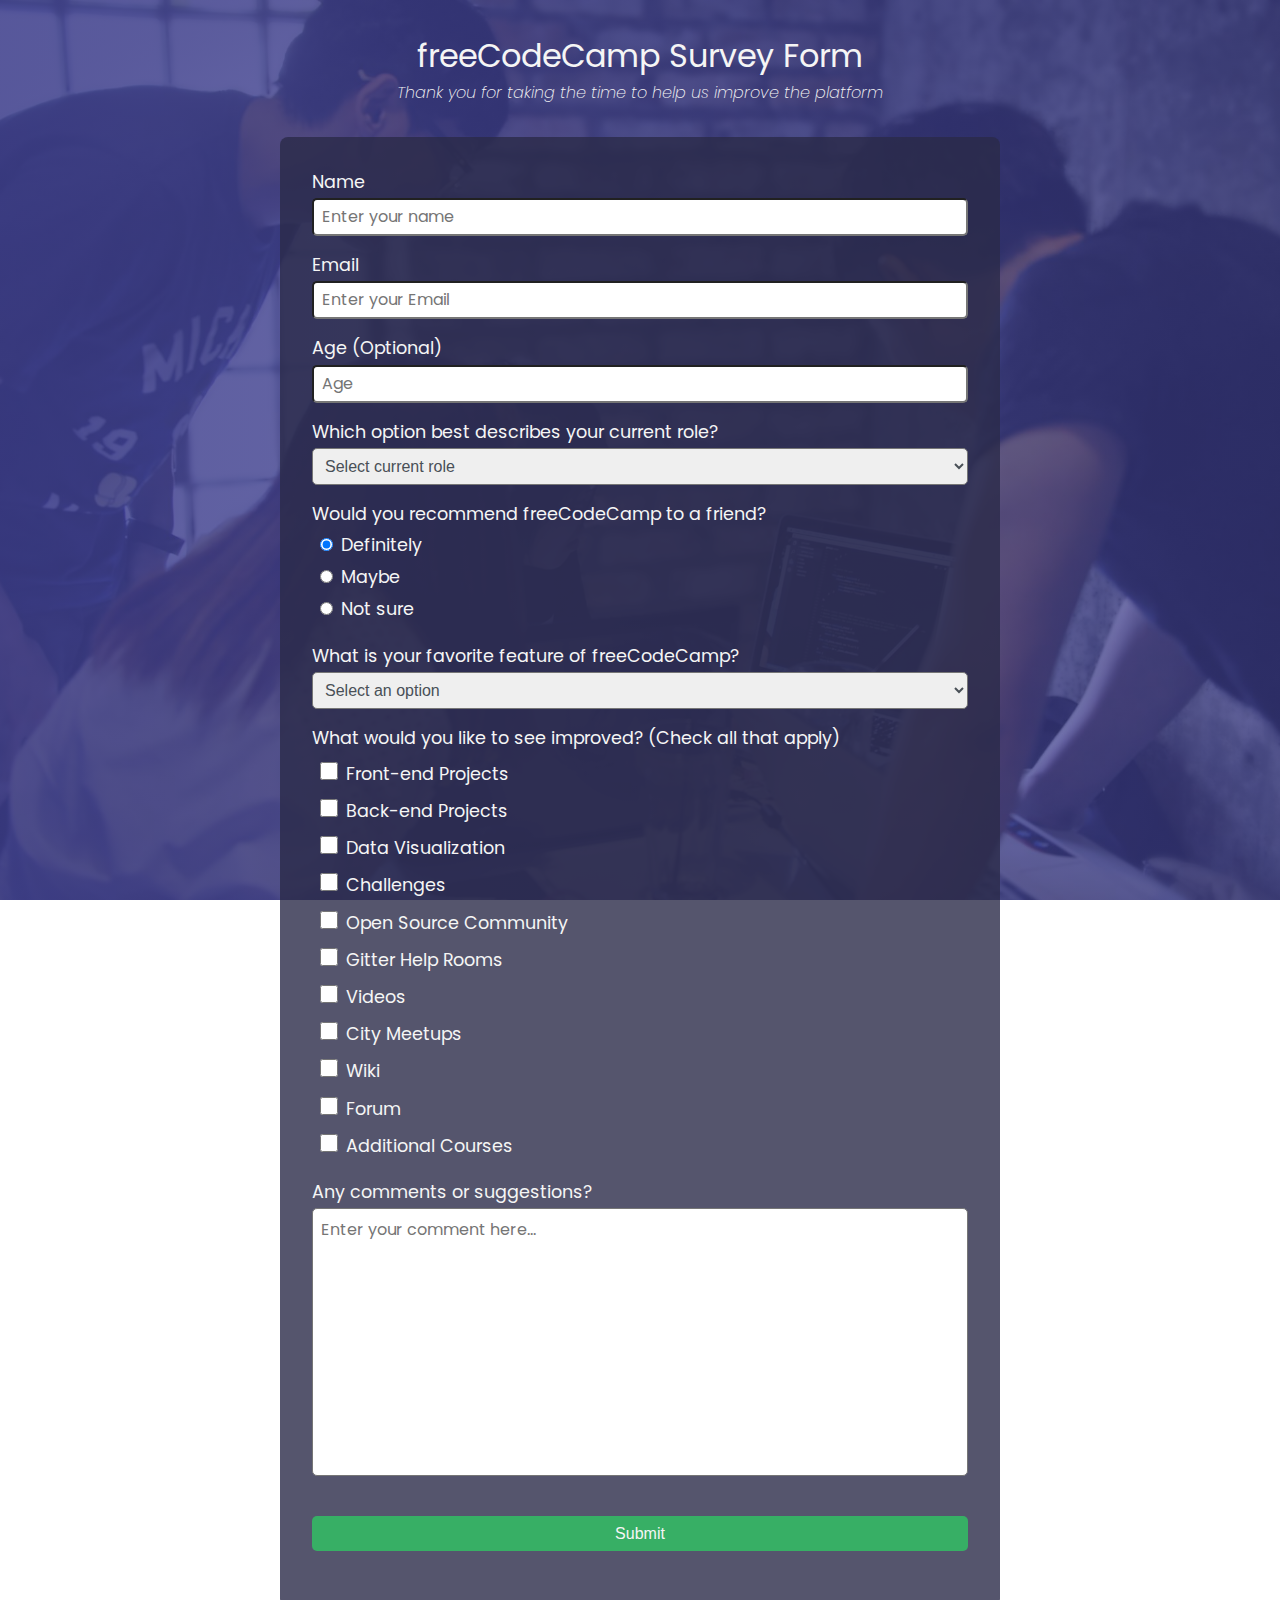
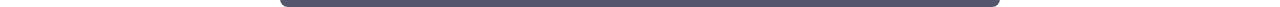
<file: Web Development/HTML & CSS/index.html>
<!DOCTYPE html>
<html lang="en">
<head>
    <meta charset="UTF-8">
    <meta name="viewport" content="width=device-width, initial-scale=1.0">
    <meta name="author" content="MAM">
    <link rel="stylesheet" href="design.css">
    <title>Survey Form Clone</title>
</head>
<body>
    <main>
        <div class="container">
            <header>
                <h1>freeCodeCamp Survey Form</h1>
                <p><i>Thank you for taking the time to help us improve the platform</i></p>
            </header>
            <form action="https://httpbin.org/post">
                <div class="name">
                    <label for="name">Name</label>
                    <input type="text" name="name" id="name" placeholder="Enter your name" required>
                </div>
                <div class="email">
                    <label for="email">Email</label>
                    <input type="email" name="email" id="email" placeholder="Enter your Email" required>
                </div>
                <div class="age">
                    <label for="age">Age (Optional)</label>
                    <input type="number" min="10" max="90" placeholder="Age">
                </div>
                <div class="role">
                    <label for="role">Which option best describes your current role?</label>
                    <select name="role" id="role">
                        <option value="" disabled selected>Select current role</option>
                        <option value="student">Student</option>
                        <option value="full_time_job">Full Time Job</option>
                        <option value="full_time_learner">Full Time Learner</option>
                        <option value="prefer_not_to_say">Prefer Not to Say</option>
                        <option value="other">Other</option>
                    </select>
                </div>
                <div class="recommendation">
                    <p>Would you recommend freeCodeCamp to a friend?</p>
                    <label><input type="radio" name="recommendation" value="definitely" checked>Definitely</label>
                    <label ><input type="radio" name="recommendation" value="maybe">Maybe</label>
                    <label><input type="radio" name="recommendation" value="not_sure">Not sure</label>
                </div>
                <div class="fav_feature">
                    <label for="fav_feature">What is your favorite feature of freeCodeCamp?</label>
                    <select name="fav_feature" id="fav_feature">
                        <option value="" selected disabled>Select an option</option>
                        <option value="challenges">Challenges</option>
                        <option value="projects">Projects</option>
                        <option value="community">Community</option>
                        <option value="open_source">Open Source</option>
                    </select>
                </div>
                <div class="improvement">
                    <p>What would you like to see improved? (Check all that apply)</p>
                        <label><input type="checkbox" name="improvement" value="front_end">Front-end Projects</label>
                        <label><input type="checkbox" name="improvement" value="back_end">Back-end Projects</label>
                        <label><input type="checkbox" name="improvement" value="data_visualization">Data Visualization</label>
                        <label><input type="checkbox" name="improvement" value="challenges">Challenges</label>
                        <label><input type="checkbox" name="improvement" value="open_source_community">Open Source Community</label>
                        <label><input type="checkbox" name="improvement" value="gitter_help_rooms">Gitter Help Rooms</label>
                        <label><input type="checkbox" name="improvement" value="videos">Videos</label>
                        <label><input type="checkbox" name="improvement" value="city_meetups">City Meetups</label>
                        <label><input type="checkbox" name="improvement" value="wiki">Wiki</label>
                        <label><input type="checkbox" name="improvement" value="forum">Forum</label>
                        <label><input type="checkbox" name="improvement" value="additional_courses">Additional Courses</label>
                </div>
                <div class="comments">
                    <label for="comments">Any comments or suggestions?</label>
                    <textarea name="comments" id="comments" cols="30" rows="10" placeholder="Enter your comment here..."></textarea>
                </div>
                <div class="submit">
                    <button type="submit">Submit</button>
                </div>
            </form>
        </div>
    </main>
</body>
</html>
</file>
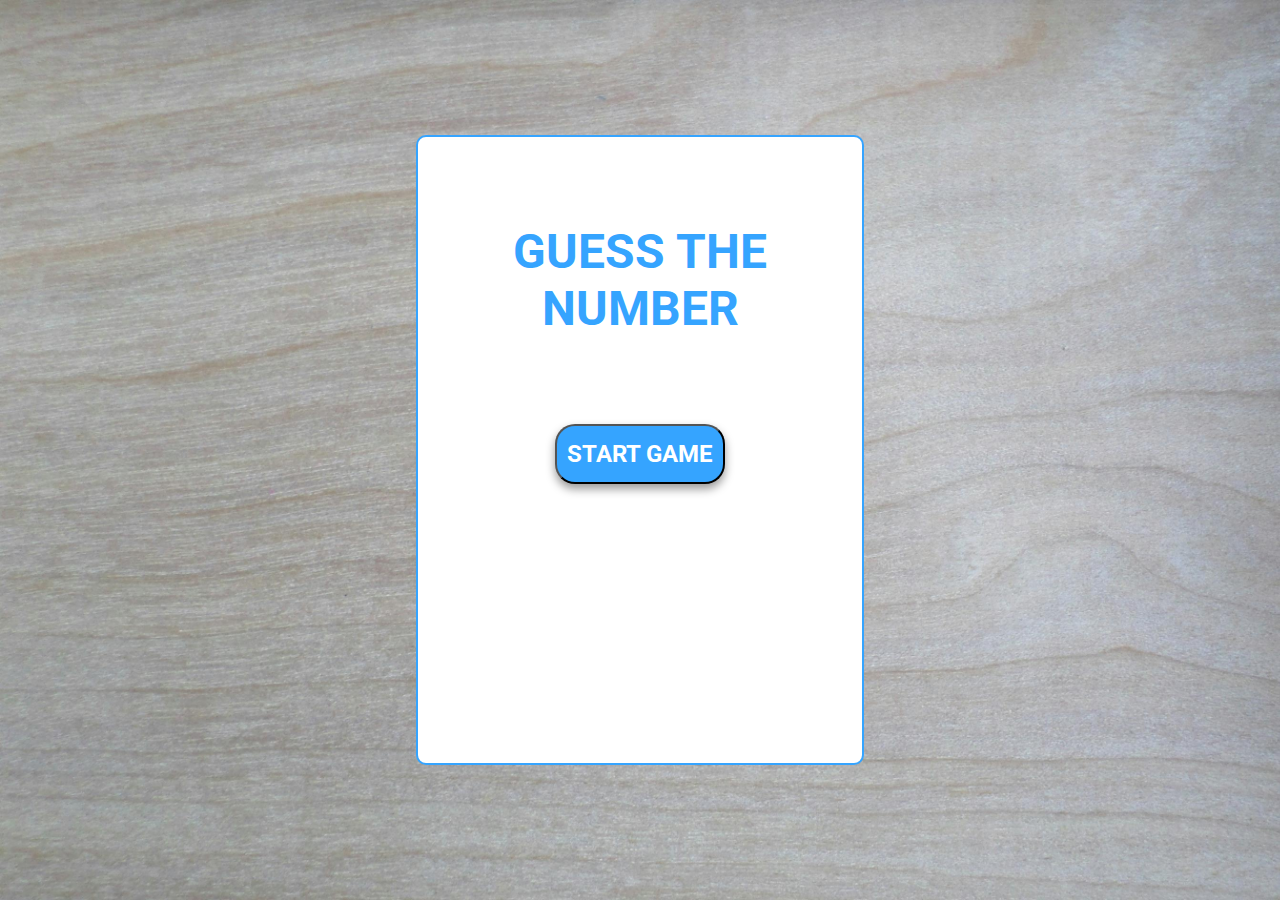
<file: Web Development/HTML & CSS & JavaScript/Guess the number - Non Responsive/index.html>
<!DOCTYPE html>
<html lang="en">
<head>
    <meta charset="UTF-8">
    <meta name="viewport" content="width=device-width, initial-scale=1.0">
    <link rel="icon" href="speech-bubble.png">
    <link rel="stylesheet" href="style.css">
    <title>Guess the number</title>
</head>
<body>
    <section class="container">
        <h1 id="h1">GUESS THE<br>NUMBER</h1>
        <button class="status start" id="start">START GAME</button>
        <div class="hint" id="hint">NULL</div>
        <div class="success failed" id="result"></div>
        <button class="restart" id="restart">RESTART</button>
        <div class="note" id="note"></div>
        <div class="input"></div>
    </section>
    <script src="main.js"></script>
</body>
</html>
</file>
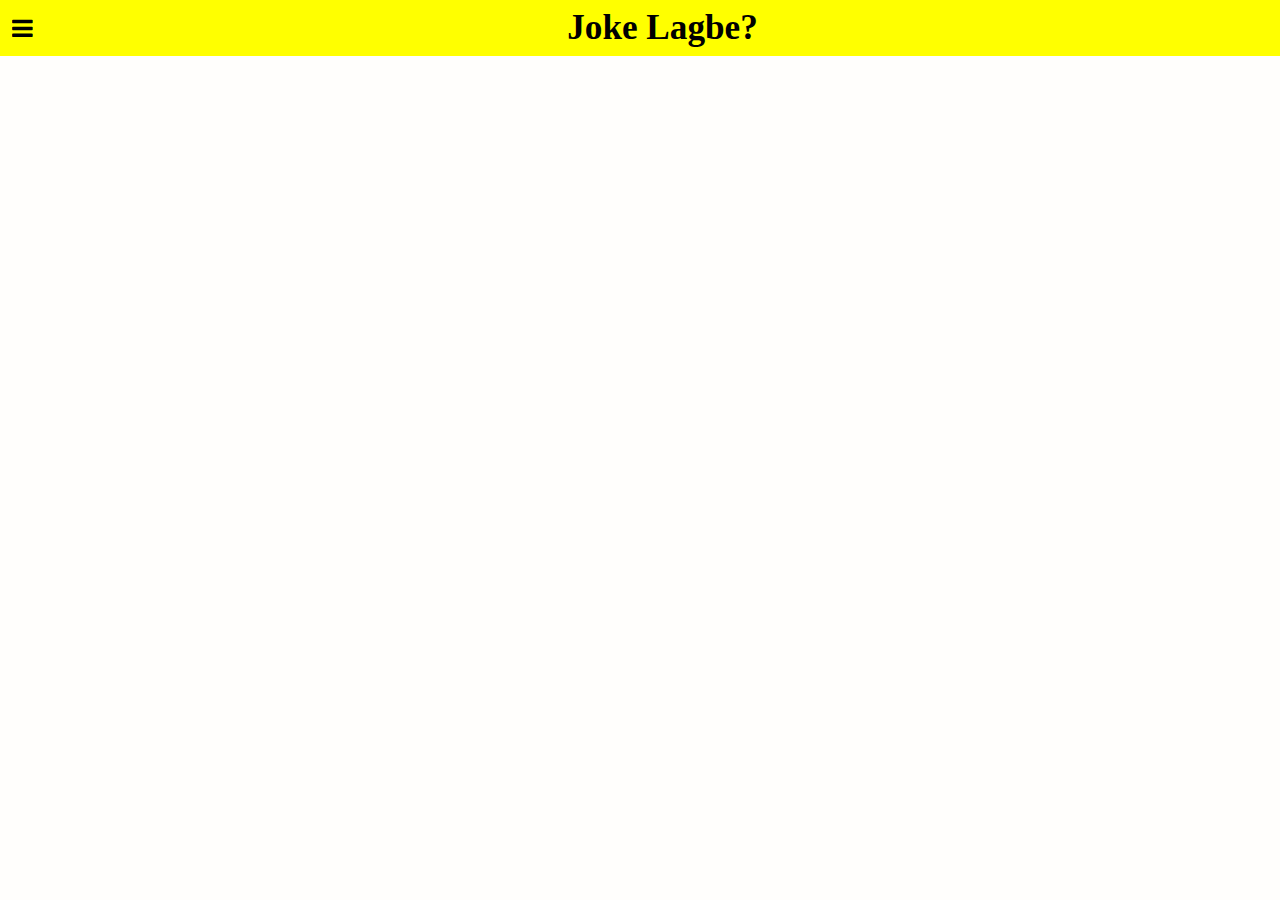
<file: Web Development/HTML & CSS & JavaScript/Tell me a joke/index.html>
<!DOCTYPE html>
<html lang="en">
    <head>
        <meta charset="UTF-8">
        <meta name="viewport" content="width=device-width, initial-scale=1.0">
    <link rel="stylesheet" href="style.css">
    <link rel="stylesheet" href="https://cdnjs.cloudflare.com/ajax/libs/font-awesome/4.7.0/css/font-awesome.min.css">
    <title>Tell me a joke</title>
</head>
<body>
    <main class="mainPage">
        <header class="pageHeader">
            <i class="fa fa-bars" onclick="showNav()"></i>
            <h1>Joke Lagbe?</h1>
            <div></div>
        </header>
        <main class="mainContent">
            <nav class="settingsContainer">
                <h2>Settings</h2>
                <form action="" method="get">
                    <div class="categoryContainer">
                        <h3>Joke category</h3>
                        <label for="any">Any</label>
                        <input type="radio" name="category" id="any" value="Any" checked>
                        <label for="custom">Custom</label>
                        <input type="radio" name="category" id="custom" value="custom">
            
                        <div class="customOptionsDiv">
                            <label for="programming">Programming</label>
                            <input type="checkbox" name="customOptionsName" id="programming" value="Programming" checked>
                            <label for="misc">Misc</label>
                            <input type="checkbox" name="customOptionsName" id="misc" value="Miscellaneous" checked>
                            <label for="dark">Dark</label>
                            <input type="checkbox" name="customOptionsName" id="dark" value="Dark" checked>
                            <label for="pun">Pun</label>
                            <input type="checkbox" name="customOptionsName" id="pun" value="Pun" checked>
                            <label for="spooky">Spooky</label>
                            <input type="checkbox" name="customOptionsName" id="spooky" value="Spooky" checked>
                            <label for="christmas">Christmas</label>
                            <input type="checkbox" name="customOptionsName" id="christmas" value="Christmas" checked>
                            <br>
                            <p>NB: At least select one. Otherwise, the system will consider all selected</p>
                        </div>
                    </div>
            
                    <div class="blacklistContainer">
                        <h3>Category(ies) to blacklist (Optional)</h3>
                        <div class="blacklistDiv">
                            <label for="nsfw">NSFW</label>
                            <input type="checkbox" name="blacklistName" id="nsfw" value="nsfw">
                            <label for="religious">Religious</label>
                            <input type="checkbox" name="blacklistName" id="religious" value="religious">
                            <label for="political">Political</label>
                            <input type="checkbox" name="blacklistName" id="political" value="political">
                            <label for="racist">Racist</label>
                            <input type="checkbox" name="blacklistName" id="racist" value="racist">
                            <label for="sexist">Sexist</label>
                            <input type="checkbox" name="blacklistName" id="sexist" value="sexist">
                            <label for="explicit">Explicit</label>
                            <input type="checkbox" name="blacklistName" id="explicit" value="explicit">
                        </div>
                    </div>
                    <div class="typeContainer">
                        <h3>Joke type</h3>
                        <div class="typeDiv">
                            <label for="single">Single</label>
                            <input type="checkbox" name="typeName" id="single" value="single" checked>
                            <label for="twoPart">Two part</label>
                            <input type="checkbox" name="typeName" id="twoPart" value="twopart" checked>
                            <br>
                            <p>NB: At least select one. Otherwise, the system will consider all selected</p>
                        </div>
                    </div>
                    <!-- <button id="getUrl" onclick="getUrl()">URL</button>
                    <button id="getBlacklist" onclick="getBlacklist()">Blacklist</button>
                    <button id="getType" onclick="getType()">Type</button>
                    <button id="getJoke" onclick="getJoke()">Joke</button> -->
                </form>
            </nav>
            <div class="container1"></div>
            <div class="container2"></div>
        </main>
    </main>
</body>
<script src="main.js"></script>
</html>
</file>
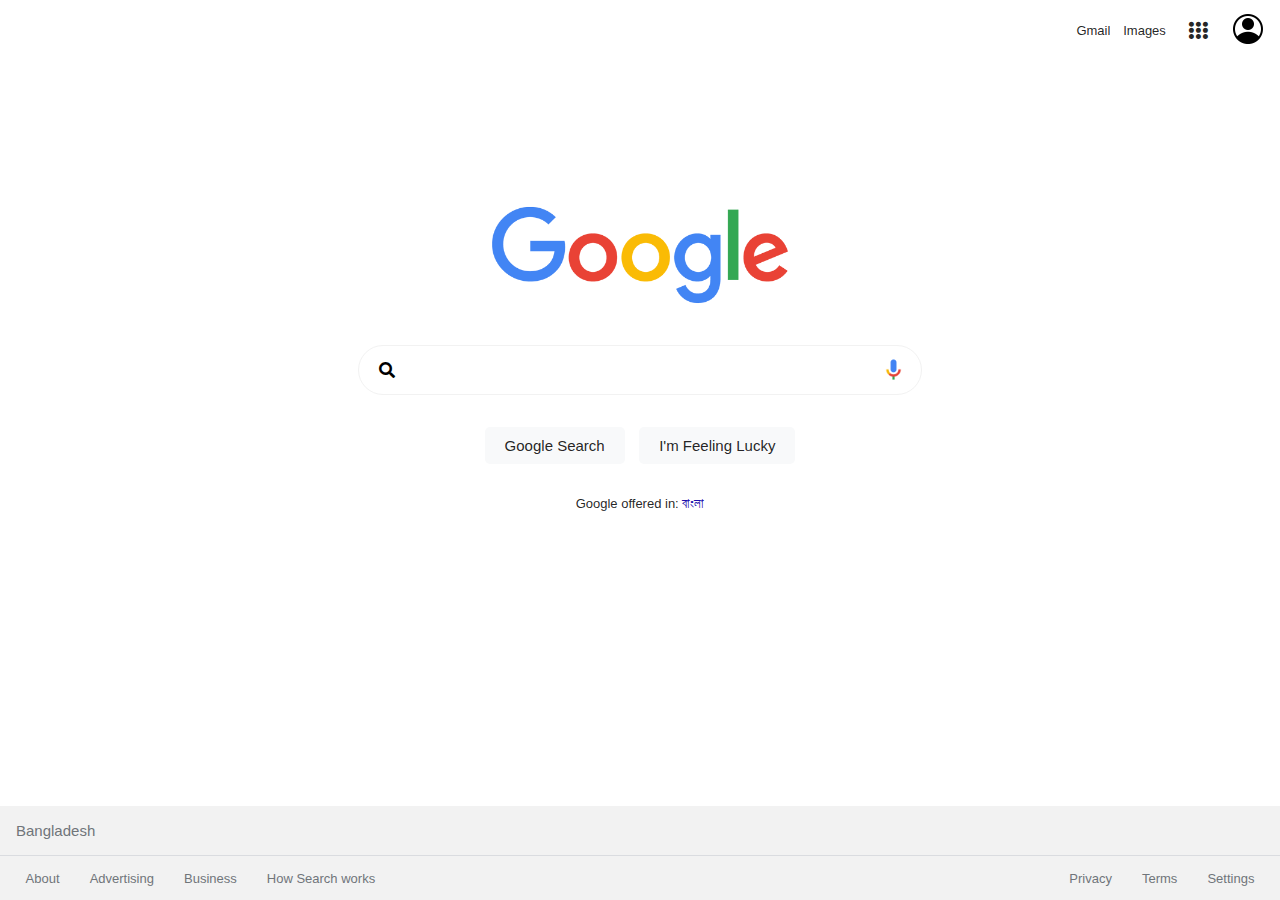
<file: Web Development/HTML & CSS/GOOGLE Homepage Clone - Non Responsive/index.html>
<!DOCTYPE html>
<html lang="en">
<head>
    <meta charset="UTF-8">
    <meta name="viewport" content="width=device-width, initial-scale=1.0">
    <meta name="author" content="MAM">
    <link rel="stylesheet" href="design.css">
    <link rel="icon" href="google_ico.png">
    <link rel="stylesheet" href="https://cdnjs.cloudflare.com/ajax/libs/font-awesome/5.15.3/css/all.min.css">
    <title>Google</title>
</head>
<body>
    <header>
        <nav class="navbar">
            <div class="navbar_child">
                <a href="#">Gmail</a>
                <a href="#">Images</a>
                <div class="apps">
                    <i class="fas fa-ellipsis-v"></i>
                    <i class="fas fa-ellipsis-v"></i>
                    <i class="fas fa-ellipsis-v"></i>
                </div>
                <div class="account">
                    <img src="account.png" alt="account">
                </div>
            </div>
        </nav>
    </header>
    <main>
        <section class="content">
            <img src="google.png" alt="GOOGLE">
            <div class="search">
                <i class="fas fa-search"></i>
                <input type="text">
                <img src="mic.png" alt="mic">
            </div>
            <div class="quick_buttons">
                <button class="qck_btn">Google Search</button>
                <button class="qck_btn">I'm Feeling Lucky</button>
            </div>
            <div class="languages">
                <span>Google offered in: </span>
                <a href="#">বাংলা</a>
            </div>
        </section>
    </main>
    <footer>
        <div class="country">Bangladesh</div>
        <div class="footer_items">
            <div class="ft_left_items">
                <a href="#">About</a>
                <a href="#">Advertising</a>
                <a href="#">Business</a>
                <a href="#">How Search works</a>
            </div>
            <div class="ft_right_items">
                <a href="#">Privacy</a>
                <a href="#">Terms</a>
                <a href="#">Settings</a>
            </div>
        </div>
    </footer>
</body>
</html>
</file>
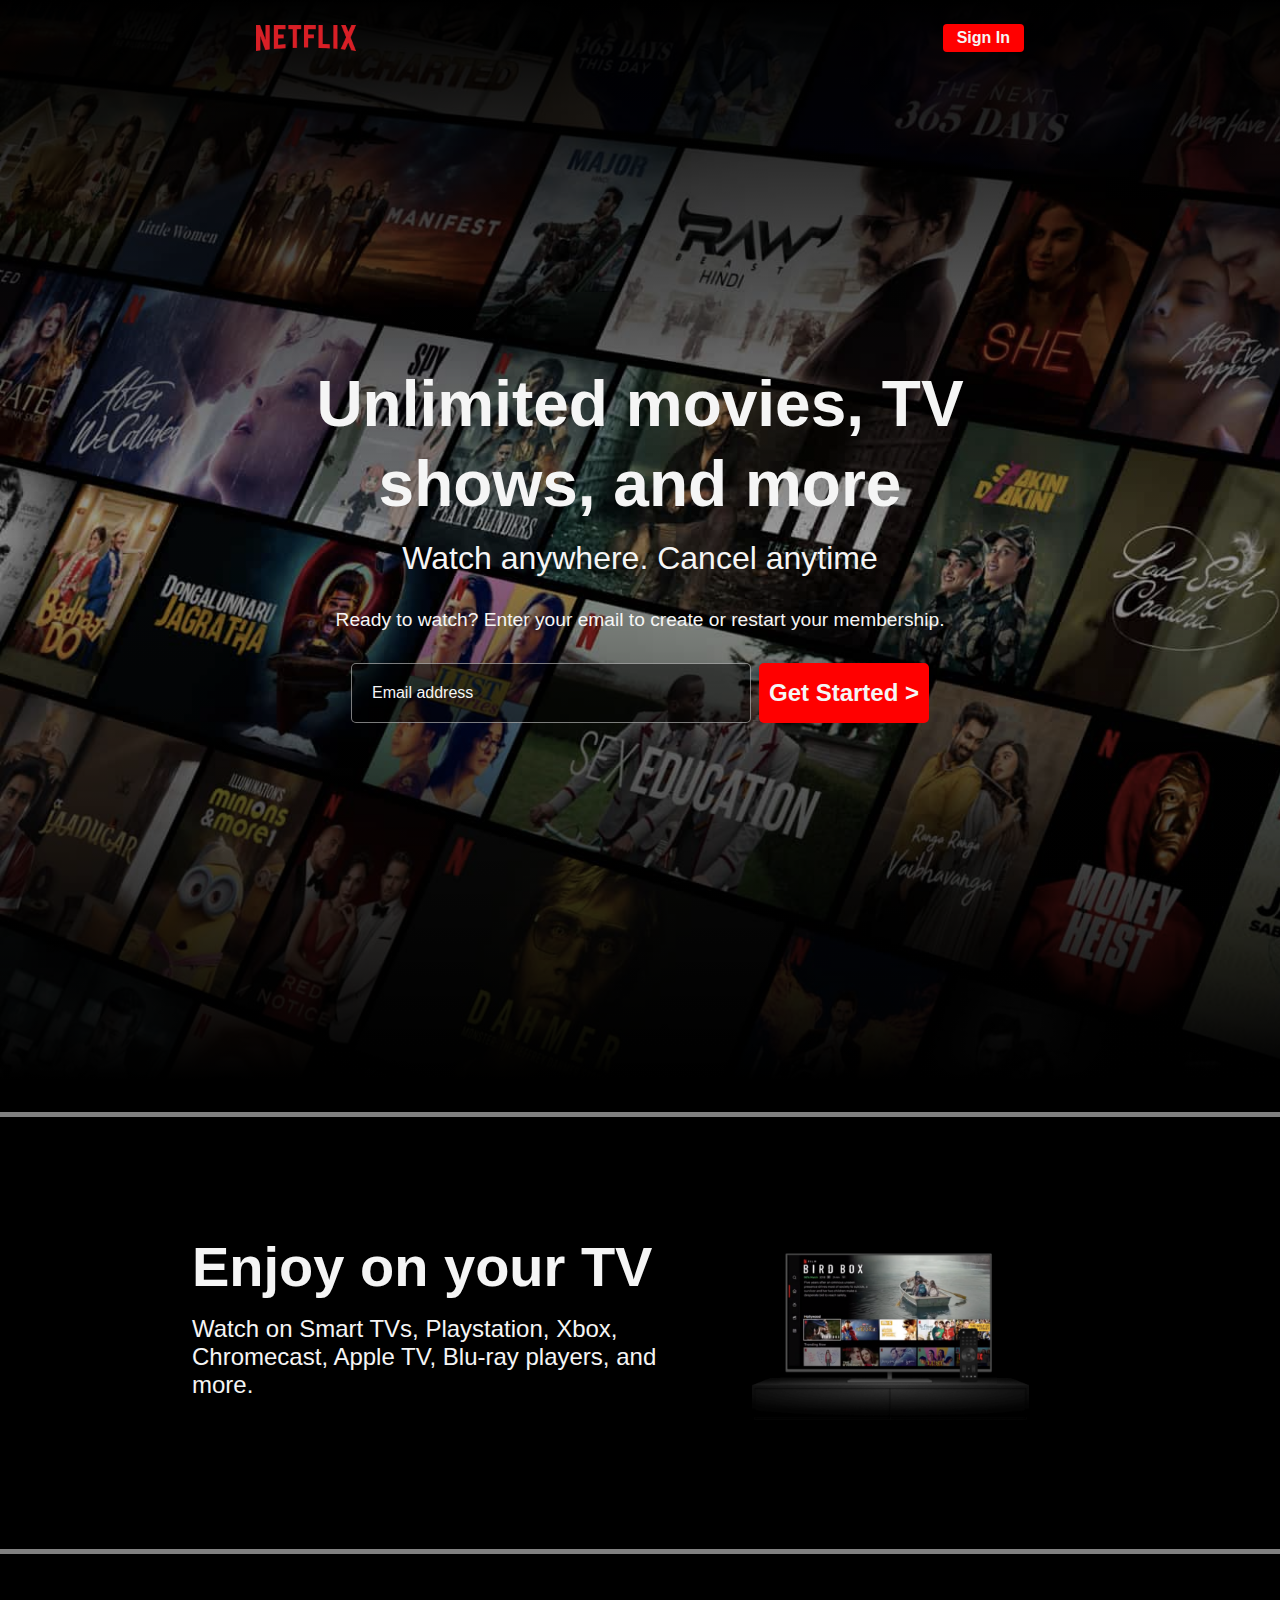
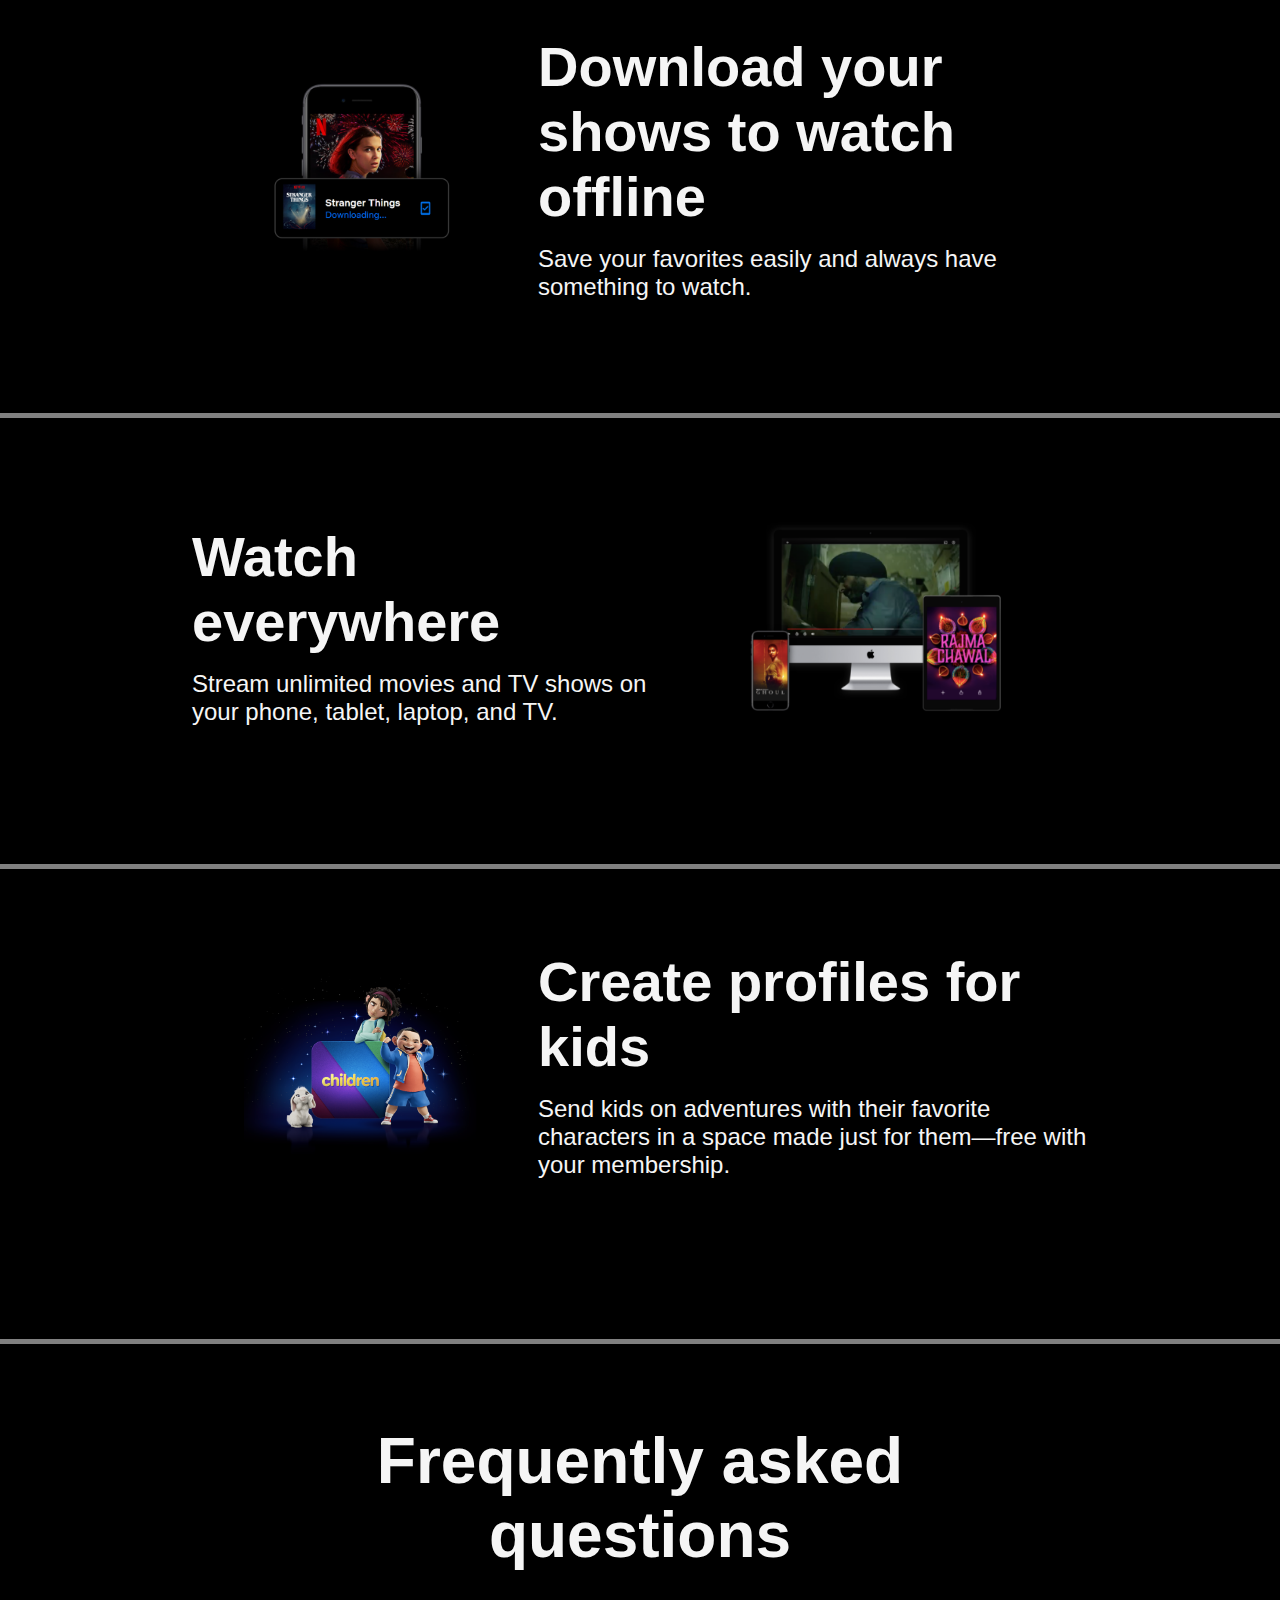
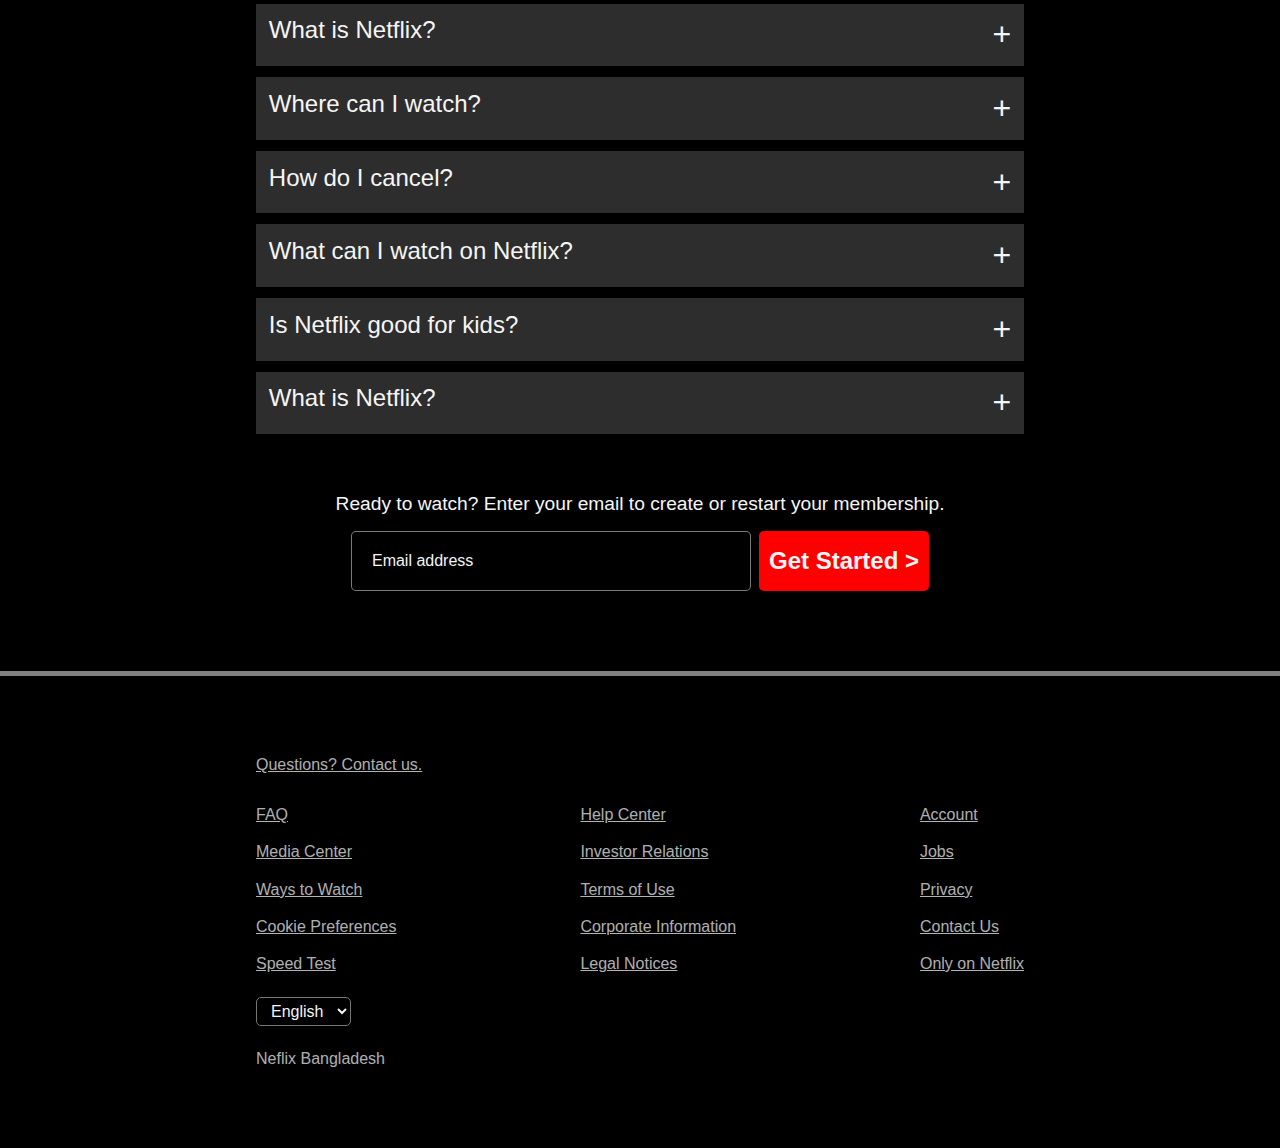
<file: Web Development/HTML & CSS/Netflix Homepage Clone - Non Responsive/index.html>
<!DOCTYPE html>
<html lang="en">
<head>
    <meta charset="UTF-8">
    <meta name="viewport" content="width=device-width, initial-scale=1.0">
    <meta name="author" content="MAM">
    <link rel="stylesheet" href="design.css">
    <link rel="icon" href="netflix_icon.png">
    <title>Netflix Clone</title>
</head>
<body>
    <header>
        <nav class="navbar">
            <img src="img/logo.png" alt="Netflix">
            <a href="#">Sign In</a>
        </nav>
        <div class="top_section">
            <h1>Unlimited movies, TV shows, and more</h1>
            <p>Watch anywhere. Cancel anytime</p>
            <small>Ready to watch? Enter your email to create or restart your membership.</small>
            <div class="email_submit">
                <input type="email" placeholder="Email address" required>
                <a href="#">Get Started ></a>
            </div>
        </div>
    </header>
    <main>
        <div class="features">
            <div class="text">
                <h1>Enjoy on your TV</h1>
                <p>Watch on Smart TVs, Playstation, Xbox, Chromecast, Apple TV, Blu-ray players, and more.</p>
            </div>
            <div class="img">
                <img src="img/feature-1.png" alt="Netflix on TV">
            </div>
        </div>
        <div class="features">
            <div class="img">
                <img src="img/feature-2.png" alt="Download for offline">
            </div>
            <div class="text">
                <h1>Download your shows to watch offline</h1>
                <p>Save your favorites easily and always have something to watch.</p>
            </div>
        </div>
        <div class="features">
            <div class="text">
                <h1>Watch everywhere</h1>
                <p>Stream unlimited movies and TV shows on your phone, tablet, laptop, and TV.</p>
            </div>
            <div class="img">
                <img src="img/feature-3.png" alt="Watch anywhere">
            </div>
        </div>
        <div class="features">
            <div class="img">
                <img src="img/feature-4.png" alt="Netflix for kids">
            </div>
            <div class="text">
                <h1>Create profiles for kids</h1>
                <p>Send kids on adventures with their favorite characters in a space made just for them—free with your membership.</p>
            </div>
        </div>
        <div class="faq" id="faq">
            <h1>Frequently asked questions</h1>
            <ul>
                <li>
                    <input type="radio" name="accordion" id="first">
                    <label for="first">What is Netflix?</label>
                    <p class="content">Netflix is a streaming service that offers a wide variety of award-winning TV shows, movies, anime, documentaries, and more on thousands of internet-connected devices.<br><br>You can watch as much as you want, whenever you want without a single commercial – all for one low monthly price. There's always something new to discover and new TV shows and movies are added every week!</p>
                </li>
                <li>
                    <input type="radio" name="accordion" id="third">
                    <label for="third">Where can I watch?</label>
                    <p class="content">Watch anywhere, anytime. Sign in with your Netflix account to watch instantly on the web at netflix.com from your personal computer or on any internet-connected device that offers the Netflix app, including smart TVs, smartphones, tablets, streaming media players and game consoles.<br><br>You can also download your favorite shows with the iOS, Android, or Windows 10 app. Use downloads to watch while you're on the go and without an internet connection. Take Netflix with you anywhere.</p>
                </li>
                <li>
                    <input type="radio" name="accordion" id="fourth">
                    <label for="fourth">How do I cancel?</label>
                    <p class="content">Netflix is flexible. There are no pesky contracts and no commitments. You can easily cancel your account online in two clicks. There are no cancellation fees – start or stop your account anytime.</p>
                </li>
                <li>
                    <input type="radio" name="accordion" id="fifth">
                    <label for="fifth">What can I watch on Netflix?</label>
                    <p class="content">Netflix has an extensive library of feature films, documentaries, TV shows, anime, award-winning Netflix originals, and more. Watch as much as you want, anytime you want.</p>
                </li>
                <li>
                    <input type="radio" name="accordion" id="sixth">
                    <label for="sixth">Is Netflix good for kids?</label>
                    <p class="content">The Netflix Kids experience is included in your membership to give parents control while kids enjoy family-friendly TV shows and movies in their own space.<br><br>Kids profiles come with PIN-protected parental controls that let you restrict the maturity rating of content kids can watch and block specific titles you don’t want kids to see.</p>
                </li>
                <li>
                    <input type="radio" name="accordion" id="seventh">
                    <label for="seventh">What is Netflix?</label>
                    <p class="content">Netflix is a streaming service that offers a wide variety of award-winning TV shows, movies, anime, documentaries, and more on thousands of internet-connected devices.<br><br>You can watch as much as you want, whenever you want without a single commercial – all for one low monthly price. There's always something new to discover and new TV shows and movies are added every week!</p>
                </li>
            </ul>
        </div>
        <section class="bottom_section">
            <small>Ready to watch? Enter your email to create or restart your membership.</small>
            <div class="email_submit">
                <input type="email" placeholder="Email address" required>
                <a href="#">Get Started ></a>
            </div>
        </section>
    </main>
    <footer>
        <section class="items">
            <a href="#" class="single_line">Questions? Contact us.</a>
            <section class="multi_line">
                <section class="first_column">
                    <a href="#faq">FAQ</a>
                    <a href="#">Media Center</a>
                    <a href="#">Ways to Watch</a>
                    <a href="#">Cookie Preferences</a>
                    <a href="#">Speed Test</a>
                </section>
                <section class="second_column">
                    <a href="#">Help Center</a>
                    <a href="#">Investor Relations</a>
                    <a href="#">Terms of Use</a>
                    <a href="#">Corporate Information</a>
                    <a href="#">Legal Notices</a>
                </section>
                <section class="third_column">
                    <a href="#faq">Account</a>
                    <a href="#">Jobs</a>
                    <a href="#">Privacy</a>
                    <a href="#">Contact Us</a>
                    <a href="#">Only on Netflix</a>
                </section>
            </section>
        </section>
        <select name="language" id="language" class="language">
            <option value="English">English</option>
            <option value="Bangla">Bangla</option>
        </select>
        <p>Neflix Bangladesh</p>
    </footer>
</body>
</html>
</file>
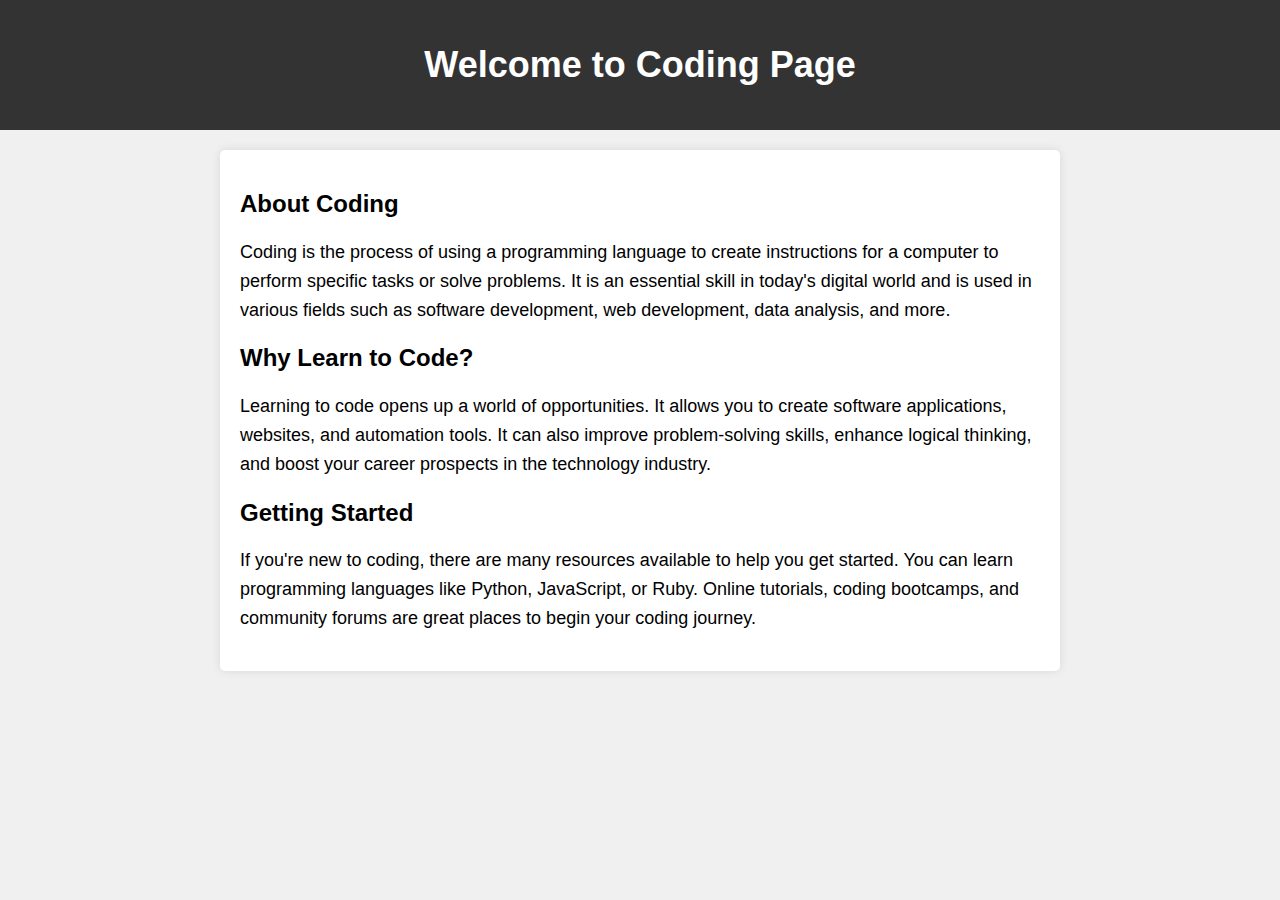
<file: Web Development/HTML & CSS/website.html>
<!DOCTYPE html>
<html lang="en">
<head>
    <meta charset="UTF-8">
    <meta name="viewport" content="width=device-width, initial-scale=1.0">
    <title>Coding Page</title>
    <style>
        body {
            font-family: Arial, sans-serif;
            background-color: #f0f0f0;
            margin: 0;
            padding: 0;
        }
        header {
            background-color: #333;
            color: #fff;
            text-align: center;
            padding: 20px;
        }
        section {
            max-width: 800px;
            margin: 0 auto;
            padding: 20px;
            background-color: #fff;
            box-shadow: 0 0 10px rgba(0, 0, 0, 0.1);
            border-radius: 5px;
            margin-top: 20px;
        }
        h1 {
            font-size: 36px;
        }
        p {
            font-size: 18px;
            line-height: 1.6;
        }
    </style>
</head>
<body>
    <header>
        <h1>Welcome to Coding Page</h1>
    </header>
    <section>
        <h2>About Coding</h2>
        <p>Coding is the process of using a programming language to create instructions for a computer to perform specific tasks or solve problems. It is an essential skill in today's digital world and is used in various fields such as software development, web development, data analysis, and more.</p>
        <h2>Why Learn to Code?</h2>
        <p>Learning to code opens up a world of opportunities. It allows you to create software applications, websites, and automation tools. It can also improve problem-solving skills, enhance logical thinking, and boost your career prospects in the technology industry.</p>
        <h2>Getting Started</h2>
        <p>If you're new to coding, there are many resources available to help you get started. You can learn programming languages like Python, JavaScript, or Ruby. Online tutorials, coding bootcamps, and community forums are great places to begin your coding journey.</p>
    </section>
</body>
</html>
</file>
<file: Web Development/HTML & CSS & JavaScript/Guess the number - Non Responsive/style.css>
@import url('https://fonts.googleapis.com/css2?family=Roboto:ital,wght@0,100;0,300;0,400;0,500;0,700;0,900;1,100;1,300;1,400;1,500;1,700;1,900&display=swap');

*{
    margin: 0;
    padding: 0;
    box-sizing: border-box;
    font-family: "Roboto", sans-serif;
}

:root{
    --BUTTON-TEXT-SIZE: clamp(15px, 1.5rem, 25px);
    --BORDER: 2px solid rgb(53, 164, 255);
    --BUTTON-BACKGROUND-COLOR: rgb(53, 164, 255);
    --BUTTON-BACKGROUND-COLOR-HOVER: rgb(0, 140, 255);
    --FAILED-COLOR: red;
    --SUCCESS-COLOR: green;
    --FAILED-BACKGROUND-COLOR: rgb(255, 188, 188);
    --SUCCESS-BACKGROUND-COLOR: rgb(200, 255, 195);
}

body{
    background-image: url(background.jpg);
    background-size: cover;
    display: flex;
    justify-content: center;
    align-items: center;
    height: 100vh;
}

h1{
    font-size: 3rem;
    color: var(--BUTTON-BACKGROUND-COLOR);
    text-align: center;
}

.container{
    height: clamp(500px, 70vh, 800px);
    background-color: rgba(255, 255, 255, 1);
    width: clamp(300px, 35vw, 700px);
    border: var(--BORDER);
    border-radius: 10px;
    display: flex;
    flex-direction: column;
    justify-content: space-evenly;
    align-items: center;
}

.start{
    height: 60px;
    width: clamp(170px, 35%, 1000px);
    border-radius: 20px;
    background-color: var(--BUTTON-BACKGROUND-COLOR);
    display: flex;
    justify-content: center;
    align-items: center;
    font-size: var(--BUTTON-TEXT-SIZE);
    color: whitesmoke;
    font-weight: 700;
    text-wrap: nowrap;
    cursor: pointer;

}

.status{
    color: white;
    text-align: center;
    font-size: 1.5rem;
}

.hint{
    width: 50%;
    height: 30px;
    display: none;
    justify-content: center;
    align-items: center;
    background-color: var(--FAILED-BACKGROUND-COLOR);
    color: var(--FAILED-COLOR);
    border-radius: 5px;
}

.input{
    width: 100%;
    display: flex;
    flex-direction: column;
    align-items: center;
}

.inputBox{
    width: 75%;
    height: 40px;
    border-radius: 20px;
    background-color: rgba(248, 248, 248, 0);
    border: 3px solid black;
    padding: 20px;
    font-size: var(--BUTTON-TEXT-SIZE);
    color: black;
}

.inputBox:hover,
.inputBox:focus{
    box-shadow: 0px 5px 10px rgba(0, 0, 0, 0.4);
    outline: none;
}

input[type=number]::-webkit-inner-spin-button, 
input[type=number]::-webkit-outer-spin-button { 
    -webkit-appearance: none;
    -moz-appearance: none;
    appearance: none;
}

.inputButton{
    outline: 2px solid black;
    display: flex;
    justify-content: center;
    align-items: center;
    background-color: var(--BUTTON-BACKGROUND-COLOR);
    width: 130px;
    max-width: 150px;
    height: 40px;
    margin: 30px;
    border-radius: 20px;
    border: none;
    font-size: var(--BUTTON-TEXT-SIZE);
    font-weight: 700;
    color: whitesmoke;
    cursor: pointer;
}

.success{
    width: clamp(240px, 80%, 560px);
    height: clamp(225px, 45%, 360px);
    background-color: var(--SUCCESS-BACKGROUND-COLOR);
    color: var(--SUCCESS-COLOR);
    border-radius: 10px;
    padding: 20px;
    display: none;
    flex-direction: column;
    justify-content: space-between;
}

.failed{
    width: clamp(240px, 80%, 560px);
    height: clamp(225px, 45%, 360px);
    background-color: var(--FAILED-BACKGROUND-COLOR);
    color: var(--FAILED-COLOR);
    border-radius: 10px;
    padding: 20px;
    display: none;
    flex-direction: column;
    justify-content: space-between;
}

h3{
    text-align: center;
}

.result p,
.failed p{
    margin: 10px;
}

.note{
    width: 75%;
    text-align: center;
    margin: 10px;
    font-weight: 500;
    color: rgb(99, 99, 99);
}

.restart{
    height: 60px;
    width: clamp(170px, 35%, 1000px);
    border-radius: 20px;
    background-color: var(--BUTTON-BACKGROUND-COLOR);
    display: none;
    justify-content: center;
    align-items: center;
    font-size: var(--BUTTON-TEXT-SIZE);
    color: whitesmoke;
    font-weight: 700;
    text-wrap: nowrap;
    cursor: pointer;
}

.restart,
.start,
.inputButton{
    box-shadow: 0px 5px 10px rgba(0, 0, 0, 0.4);
}

.restart:hover,
.start:hover,
.inputButton:hover{
    background-color: var(--BUTTON-BACKGROUND-COLOR-HOVER);
}
</file>
<file: Web Development/HTML & CSS & JavaScript/Tell me a joke/style.css>
*{
    margin: 0;
    padding: 0;
    box-sizing: border-box;
}

body{
    width: 100%;
    height: 100vh;
    display: flex;
}

/* SETTINGS */
.settingsContainer{
    /* width: 25%; */
    /* height: 100%; */
    background-color: red;
    display: none;
}

.settingsContainer h2{
    text-align: center;
    font-size: 1.7rem;
    margin: 0.5rem;
    display: none;
}

.settingsContainer h3{
    text-align: center;
    font-size: 1.3rem;
}



/* MAIN PAGE */
.mainPage{
    width: 100%;
    background-color: rgb(255, 254, 252);
}

.pageHeader{
    min-height: 50px;
    height: 3.5em;
    max-height: 75px;
    width: 100%;
    background-color: yellow;
    display: flex;
    justify-content: space-between;
    align-items: center;
}

.pageHeader h1{
    font-size: 2.2rem;
    text-wrap: nowrap;
}

.pageHeader i{
    margin: 0.5em;
    font-size: 1.5rem;
    cursor: pointer;
}

/* INPUT */
input {
    position: absolute;
    opacity: 0;
    cursor: pointer;
}

input ~ .checkmark {
    background-color: #ccc;
}
</file>
<file: Web Development/HTML & CSS/Netflix Homepage Clone - Non Responsive/design.css>
/* UNIVERSAL SELECTOR */
*{
    margin: 0;
    padding: 0;
    box-sizing: border-box;
}

body{
    font-family: Arial, Helvetica, sans-serif;
    color: whitesmoke;
    background-color: black;
}

/* HEADER */
header{    
    background-image: linear-gradient(to bottom, black, rgba(0, 0, 0, 0.2), black), url("img/header-image.png");
    background-size: cover;
    background-repeat: no-repeat;
    min-height: 1080px;
}

/* NAVIGATION BAR */
.navbar{
    max-width: 1400px;
    width: 60%;
    margin: auto;
    padding-top: 1.5rem;
    display: flex;
    justify-content: space-between;
    align-items: center;
}

.navbar img{
    display: block;
    width: 13%;
    min-width: 80px;
    height: auto;
}

.navbar a{
    text-decoration: none;
    color: whitesmoke;
    background-color: red;
    font-weight: 700;
    padding: 5px 14px;
    border-radius: 4px;
    transition: background-color 0.3s;
}

.navbar a:hover{
    background-color: rgb(172, 4, 4);
}

/* FRONT PAGE */
.top_section{
    display: flex;
    flex-direction: column;
    align-items: center;
    margin: 4.5rem auto;
    text-align: center;
    padding: 15rem;
}

.top_section h1{
    font-size: 4rem;
    line-height: 80px;
}

.top_section p{
    font-size: 2rem;
    margin: 1rem;
}

.top_section small{
    font-size: 1.2rem;
    margin: 1rem;
}

.email_submit{
    display: flex;
    justify-content: center;
    margin: 1rem;
}

.email_submit input{
    width: 30%;
    min-width: 400px;
    background-color: rgba(0, 0, 0, 0.5);
    height: 60px;
    border: 1px solid rgba(245, 245, 245, 0.5);
    border-radius: 5px;
    outline-offset: 2px;
    padding-left: 20px;
    color: whitesmoke;
    font-size: 1rem;
}

.email_submit input::placeholder{
    color: whitesmoke;
    font-size: 1rem;
}

.email_submit a{
    text-decoration: none;
    color: whitesmoke;
    background-color: red;
    font-size: 1.5rem;
    padding: 16px 10px;
    border-radius: 5px;
    font-weight: 600;
    margin-left: 8px;
    transition: background-color 0.3s;
}

.email_submit a:hover{
    background-color: rgb(172, 4, 4);
}

/* FEATURES */
.features{
    margin: 2rem auto;
    padding: 5rem 12rem;
    border-top: 5px solid grey;
    display: flex;
    flex-direction: row;
    /* flex-wrap: wrap; */
    align-items: center;
    justify-content: center;
}

.features h1{
    font-size: 3.5rem;
    margin-bottom: 1rem;
}

.features .text{
    max-width: 550px;
    white-space: wrap;
}

.features p{
    font-size: 1.5rem;
}

.img{
    display: flex;
    justify-content: center;
}

.features img{
    width: 70%;
    /* min-width: 300px; */
    margin: 1rem auto;
    height: auto;
}

/* FAQ */
.faq{
    padding: 5rem 20% 2rem;
    margin: 5rem auto 0;
    border-top: 5px solid grey;
}

.faq h1{
    font-size: 4rem;
    margin-bottom: 2rem;
    text-align: center;
}

.faq ul{
    list-style-type: none;
}

.faq li{
    margin-bottom: 0.5rem;
}

.faq label{
    padding: 0.8rem;
    background-color: rgb(45, 45, 45);
    display: flex;
    justify-content: space-between;
    font-size: 1.5rem;
}

.faq label::after{
    content: "+";
    font-size: 2rem;
    transition: all 0.5s;
}

.faq input[type="radio"]{
    display: none;
}

.faq p{
    background-color: rgb(45, 45, 45);
    margin-top: 3px;
    max-height: 0;
    overflow: hidden;
    padding: 0px 30px;
    transition: padding 0.5s, max-height 0.5s;
    font-size: 1.4rem;
}

.faq input[type="radio"]:checked+label+.content{
    max-height: 600px;
    padding: 20px 30px;
}

.faq input[type="radio"]:checked+label::after{
    transform: rotateZ(135deg);
}

.bottom_section small{
    font-size: 1.2rem;
    margin: 1rem auto;
    display: block;
    text-align: center;
}

/* FOOTER*/
footer{
    padding: 5rem 20%;
    margin: 5rem auto 0;
    border-top: 5px solid grey;
}

.items{
    margin-bottom: 1rem;
}

.items a{
    color: rgba(255, 255, 255, 0.7);
}

.single_line{
    display: block;
    margin-bottom: 2rem;
}

.multi_line{
    display: flex;
    justify-content: space-between;
}

.first_column,
.second_column,
.third_column{
    display: flex;
    justify-content: flex-start;
    flex-direction: column;
    row-gap: 1.2rem;
}

.language{
    background-color: black;
    color: whitesmoke;
    font-size: 1rem;
    font-weight: 500;
    padding: 4px 10px;
    border-radius: 5px;
    outline-offset: 3px;
    margin: 0.5rem 0 1.5rem;
}

footer p{
    color: rgba(255, 255, 255, 0.7);
}
</file>
<file: Web Development/HTML & CSS/design.css>
/* IMPORT */
@import url('https://fonts.googleapis.com/css2?family=Noto+Sans+Display:wght@300&family=Oswald&family=Poppins&family=Roboto:wght@300;500&display=swap');

/* RESET */
*{
    margin: 0;
    padding: 0;
    box-sizing: border-box;
}

/* BODY */
body{
    font-family: 'Poppins', sans-serif;
    background-image: linear-gradient(to right, rgba(62, 63, 142, 0.85), rgba(62, 63, 142, 0.7)), url(survey-form-background.jpeg);
    background-size: cover;
    background-position: center;
    background-repeat: no-repeat;
    background-attachment: fixed;
    min-height: 100vh;
    /* position: fixed; */
    top: 0;
    left: 0;
    color: whitesmoke;
}

header{
    margin-top: 2rem;
}

header h1{
    font-weight: 400;
    text-align: center;
}

header p{
    font-weight: 200;
    text-align: center;
}

/* CONTAINER */
.container{
    max-width: 720px;
    margin: auto;
}

form{
    margin-top: 2rem;
    background-color: rgba(43, 43, 73, 0.8);
    padding: 1rem;
    border-radius: 0.5rem;
    font-size: 1.1rem;
}

.name,
.email,
.age,
.role,
.recommendation,
.fav_feature,
.improvement,
.comments,
.submit{
    display: flex;
    flex-direction: column;
    margin: 1rem;
}

input[type="text"],
input[type="email"],
input[type="number"],
textarea,
select{
    padding: 0.5rem;
    border-radius: 5px;
    font-size: 1rem;
    color: rgb(73, 80, 87);
}

option,
textarea{
    font-family: 'Poppins', sans-serif;
    resize: none;
}

*::placeholder{
    font-family: 'Poppins', sans-serif;
}

input[type="radio"],
input[type="checkbox"]{
    margin: 0.5rem;
}

input[type="checkbox"]{
    min-height: 18px;
    min-width: 18px;
    margin: 0.5rem;
}

label{
    margin-bottom: 0.2rem;
}

form p{
    margin-bottom: 0.2rem;
}

.submit{
    display: flex;
    align-items: center;
}

button{
    width: 100%;
    height: 2.2rem;
    background-color: rgb(55, 175, 101);
    font-size: 1rem;
    color: whitesmoke;
    border: none;
    border-radius: 5px;
    margin: 1.5rem;
}
</file>
<file: Web Development/HTML & CSS/GOOGLE Homepage Clone - Non Responsive/design.css>
/* RESET */
*{
    margin: 0;
    padding: 0;
    box-sizing: border-box;
}

/* VARIABLES */
:root{
    --FC: rgba(0, 0, 0, 0.87);
    --FOOTER-BGCOLOR: #F2F2F2;
    --FOOTER-FGCOLOR: #70757a;
    --BUTTON-BGCOLOR: #F8F9FA;
    --LINK-COLOR: #1a0dab;
}

body{
    font-family: Arial, Helvetica, sans-serif;
    height: 100%;
}

/* NAVBAR */
.navbar{
    display: block;
    float: right;
    height: 40px;
    padding: 10px;
}

.navbar_child{
    width: 200px;
    display: flex;
    justify-content: space-around;
    align-items: center;
    font-size: 13px;
}

.navbar_child a,
.navbar_child div{
    margin: 0 5px;
}

.apps{
    display: flex;
    justify-content: center;
    align-items: center;
    font-size: 18px;
    color: var(--FC);
    padding: 10px;
    row-gap: 1px;
    width: 40px;
    height: 40px;
}

.apps:hover,
.account:hover{
    background-color: #F0F0F0;
    border-radius: 50%;
}

.navbar_child a:any-link{
    color: var(--FC);
    text-decoration: none;
}

.navbar_child a:hover{
    text-decoration: underline;
}

.account img{
    width: 32px;
    height: 32px;
}

/* MAIN */
main{
    display: flex;
    flex-direction: column;
    justify-content: center;
    align-items: center;
    width: 100%;
    padding: 55px 30px;
}

.content{
    display: flex;
    flex-direction: column;
    align-items: center;
    padding: 70px 0px 0px 0px;
}

.content img{
    width: 60%;
    height: auto;
}

.search{
    display: flex;
    flex-direction: row;
    justify-content: space-between;
    align-items: center;
    min-width: 300px;
    width: 100%;
    border: 1px solid var(--FOOTER-BGCOLOR);
    height: 50px;
    border-radius: 50px;
}

.search:hover{
    box-shadow: 0px 0px 10px var(--FOOTER-BGCOLOR);
}

.search i{
    width: 15px;
    height: 15px;
    margin: 20px;
}

.search input{
    height: 100%;
    width: 90%;
    border: none;
    /* background-color: transparent; */
    outline: none;
    font-size: 18px;
}

.search img{
    width: 25px;
    height: auto;
    margin: 15px;
}

.quick_buttons{
    margin-top: 2rem;
}

@media screen and (max-width: 380px) {
    .quick_buttons{
        display: none;
    }
}

@media screen and (min-width: 768px){
    .search{
        width: 110%;
    }
}

.qck_btn{
    padding: 10px 20px;
    font-size: 15px;
    margin: 0 5px;
    border: none;
    background-color: var(--BUTTON-BGCOLOR);
    border-radius: 5px;
    color: var(--FC);
}

.qck_btn:hover{
    box-shadow: 0 0 3px var(--FOOTER-BGCOLOR);
}

.languages{
    font-size: 13px;
    margin: 2rem;
    color: var(--FC);
}

.languages a{
    text-decoration: none;
    color: var(--LINK-COLOR);
}

.languages a:hover{
    text-decoration: underline;
}

footer{
    position: absolute;
    bottom: 0;
    width: 100%;
}

.country{
    background-color: var(--FOOTER-BGCOLOR);
    font-size: 15px;
    padding: 1rem;
    color: var(--FOOTER-FGCOLOR);
    border-bottom: 1px solid #dadce0;
}

.footer_items{
    display: flex;
    flex-wrap: wrap;
    justify-content: space-between;
    background-color: var(--FOOTER-BGCOLOR);
    padding: 0.8rem;
    gap: 1rem;
}

@media screen and (max-width: 374px ){
    .footer_items{
        display: none;
    }
}

@media screen and (max-height: 609px){
    .footer_items{
        display: none;
    }
}

.ft_left_items,
.ft_right_items{
    white-space: nowrap;
}

@media screen and (max-width: 627px) {
    .footer_items{
        justify-content: center;
    }
}

.footer_items a{
    white-space: nowrap;
    font-size: 13px;
    text-decoration: none;
    margin: 0.8rem;
    color: var(--FOOTER-FGCOLOR);
}

.footer_items a:hover{
    text-decoration: underline;
}
</file>
